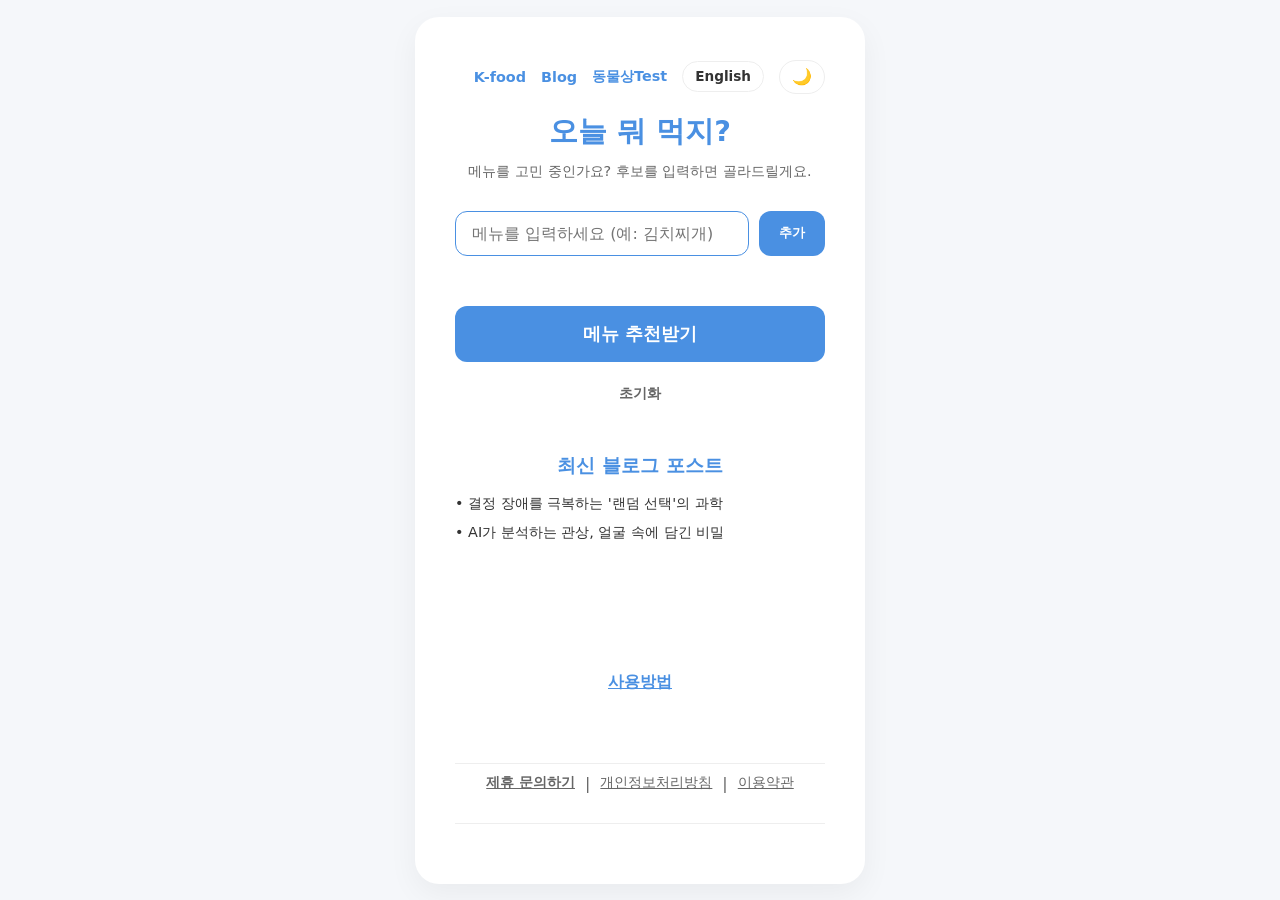
<file: index.html>
<!DOCTYPE html>
<html lang="ko">
<head>
    <meta charset="UTF-8">
    <meta name="viewport" content="width=device-width, initial-scale=1.0">
    <meta name="description" content="오늘 뭐 먹지? 점심, 저녁 메뉴가 고민될 때 후보를 입력하면 랜덤으로 추천해주는 무료 웹 서비스입니다. 매일 반복되는 메뉴 고민을 덜어보세요!">
    <meta name="keywords" content="메뉴 추천, 점심 추천, 저녁 추천, 오늘 뭐 먹지, 랜덤 메뉴, 음식 룰렛, 메뉴 블로그, 한국 음식 가이드">
    <meta property="og:title" content="오늘 뭐 먹지? | 메뉴 추천">
    <meta property="og:description" content="메뉴를 고민 중인가요? 후보를 입력하면 랜덤으로 골라드릴게요.">
    <meta property="og:type" content="website">
    <title>오늘 뭐 먹지? | 메뉴 추천 및 음식 룰렛</title>
    <link rel="stylesheet" href="style.css">
</head>
<body>
    <div class="container">
        <header>
            <div class="header-top">
                <a href="info.html" class="header-link" data-t="info_link">Info</a>
                <a href="blog.html" class="header-link" data-t="blog_link">Blog</a>
                <a href="animal-test.html" class="header-link" data-t="animal_test_link">동물상Test</a>
                <button id="lang-toggle" class="lang-btn" data-t="lang_toggle">English</button>
                <button id="theme-toggle" class="theme-btn" aria-label="다크모드 토글">🌙</button>
            </div>
            <h1 data-t="title">오늘 뭐 먹지?</h1>
            <p data-t="subtitle">메뉴를 고민 중인가요? 후보를 입력하면 골라드릴게요.</p>
        </header>

        <main>
            <div class="input-group">
                <input type="text" id="menu-input" placeholder="메뉴를 입력하세요 (예: 김치찌개)" autofocus data-t-placeholder="input_placeholder">
                <button id="add-btn" data-t="add_btn">추가</button>
            </div>

            <div class="list-container">
                <ul id="menu-list"></ul>
            </div>

            <div class="action-group">
                <button id="recommend-btn" class="primary-btn" data-t="recommend_btn">메뉴 추천받기</button>
                <button id="reset-btn" class="secondary-btn" data-t="reset_btn">초기화</button>
            </div>

            <div id="result-overlay" class="hidden">
                <div class="result-content">
                    <h2 data-t="result_title">오늘의 추천 메뉴!</h2>
                    <div id="selected-menu"></div>
                    <button id="close-result" data-t="close_result_btn">다시 고르기</button>
                </div>
            </div>

            <!-- Blog Preview Section for SEO -->
            <section class="blog-preview card-section" style="margin-top: 40px; border-bottom: none;">
                <h3 data-t="blog_preview_title" style="color: var(--primary-color); margin-bottom: 15px;">최신 블로그 포스트</h3>
                <div style="text-align: left; font-size: 0.9rem;">
                    <p style="margin-bottom: 10px;">• <a href="blog.html" style="color: var(--text-color); text-decoration: none;" data-t="post1_title">결정 장애를 극복하는 '랜덤 선택'의 과학</a></p>
                    <p style="margin-bottom: 10px;">• <a href="blog.html" style="color: var(--text-color); text-decoration: none;" data-t="post2_title">AI가 분석하는 관상, 얼굴 속에 담긴 비밀</a></p>
                </div>
            </section>
        </main>

        <!-- AdSense Content Section -->
        <section class="content-section">
            <div class="guide-link-container">
                <span id="guide-trigger" class="guide-link" data-t="how_to_use">사용방법</span>
            </div>
        </section>

        <footer>
            <div class="footer-links">
                <button id="contact-toggle" class="link-btn" data-t="contact_btn">제휴 문의하기</button>
                <span class="divider">|</span>
                <a href="privacy.html" class="link-btn" data-t="privacy_btn">개인정보처리방침</a>
                <span class="divider">|</span>
                <a href="terms.html" class="link-btn" data-t="terms_btn">이용약관</a>
            </div>
            
            <div id="comments-section">
                <div id="disqus_thread"></div>
                <script>
                    (function() { 
                    var d = document, s = d.createElement('script');
                    s.src = 'https://builddev.disqus.com/embed.js';
                    s.setAttribute('data-timestamp', +new Date());
                    (d.head || d.body).appendChild(s);
                    })();
                </script>
            </div>
        </footer>

        <!-- Guide Modal Section -->
        <div id="guide-modal" class="hidden">
            <div class="guide-content result-content">
                <h3 data-t="guide_title">매일 반복되는 '오늘 뭐 먹지?' 고민, 이제 그만!</h3>
                <p data-t="guide_p1">직장인, 학생, 주부 가릴 것 없이 매일 찾아오는 가장 어려운 숙제 중 하나가 바로 식사 메뉴 고르기입니다. 점심 메뉴 추천, 저녁 메뉴 추천 등 수많은 선택지 앞에서 망설이고 계신가요? 저희 '오늘 뭐 먹지?' 메뉴 추천 서비스가 여러분의 선택 장애를 해결해 드립니다.</p>
                
                <h3 class="mt-20" data-t="guide_subtitle1">어떻게 사용하나요?</h3>
                <ol class="guide-list">
                    <li data-t="guide_step1">입력창에 평소 좋아하는 메뉴나 후보들을 입력하고 '추가' 버튼을 누르세요.</li>
                    <li data-t="guide_step2">입력된 리스트는 아래에서 확인 가능하며, '삭제' 버튼으로 지울 수 있습니다.</li>
                    <li data-t="guide_step3">후보 등록이 끝났다면, <strong>'메뉴 추천받기'</strong> 버튼을 클릭하세요!</li>
                    <li data-t="guide_step4">공정한 무작위 알고리즘을 통해 오늘의 완벽한 메뉴를 하나 골라드립니다.</li>
                </ol>

                <h3 class="mt-20" data-t="guide_subtitle2">왜 이 서비스를 써야 할까요?</h3>
                <p data-t="guide_p2">브라우저 캐시 기능을 사용하여, 창을 닫아도 내가 입력해둔 리스트들이 그대로 보존됩니다. 또한 심플하고 직관적인 UI와 눈이 편안한 다크 모드를 지원합니다.</p>
            </div>
        </div>

        <!-- Partnership Form Section -->
        <div id="contact-section" class="hidden">
            <div class="contact-content">
                <button id="close-contact" class="close-btn">&times;</button>
                <h2 data-t="contact_title">제휴 문의</h2>
                <form action="https://formspree.io/f/xpqkkbja" method="POST">
                    <div class="form-group">
                        <label for="company" data-t="form_company">업체명</label>
                        <input type="text" name="company" id="company" required data-t-placeholder="form_company_ph">
                    </div>
                    <div class="form-group">
                        <label for="email" data-t="form_email">이메일</label>
                        <input type="email" name="email" id="email" required data-t-placeholder="form_email_ph">
                    </div>
                    <div class="form-group">
                        <label for="message" data-t="form_message">문의 내용</label>
                        <textarea name="message" id="message" required data-t-placeholder="form_message_ph"></textarea>
                    </div>
                    <button type="submit" class="primary-btn" data-t="form_submit">문의 보내기</button>
                </form>
            </div>
        </div>
    </div>
    <script src="translations.js"></script>
    <script src="main.js"></script>
</body>
</html>
</file>
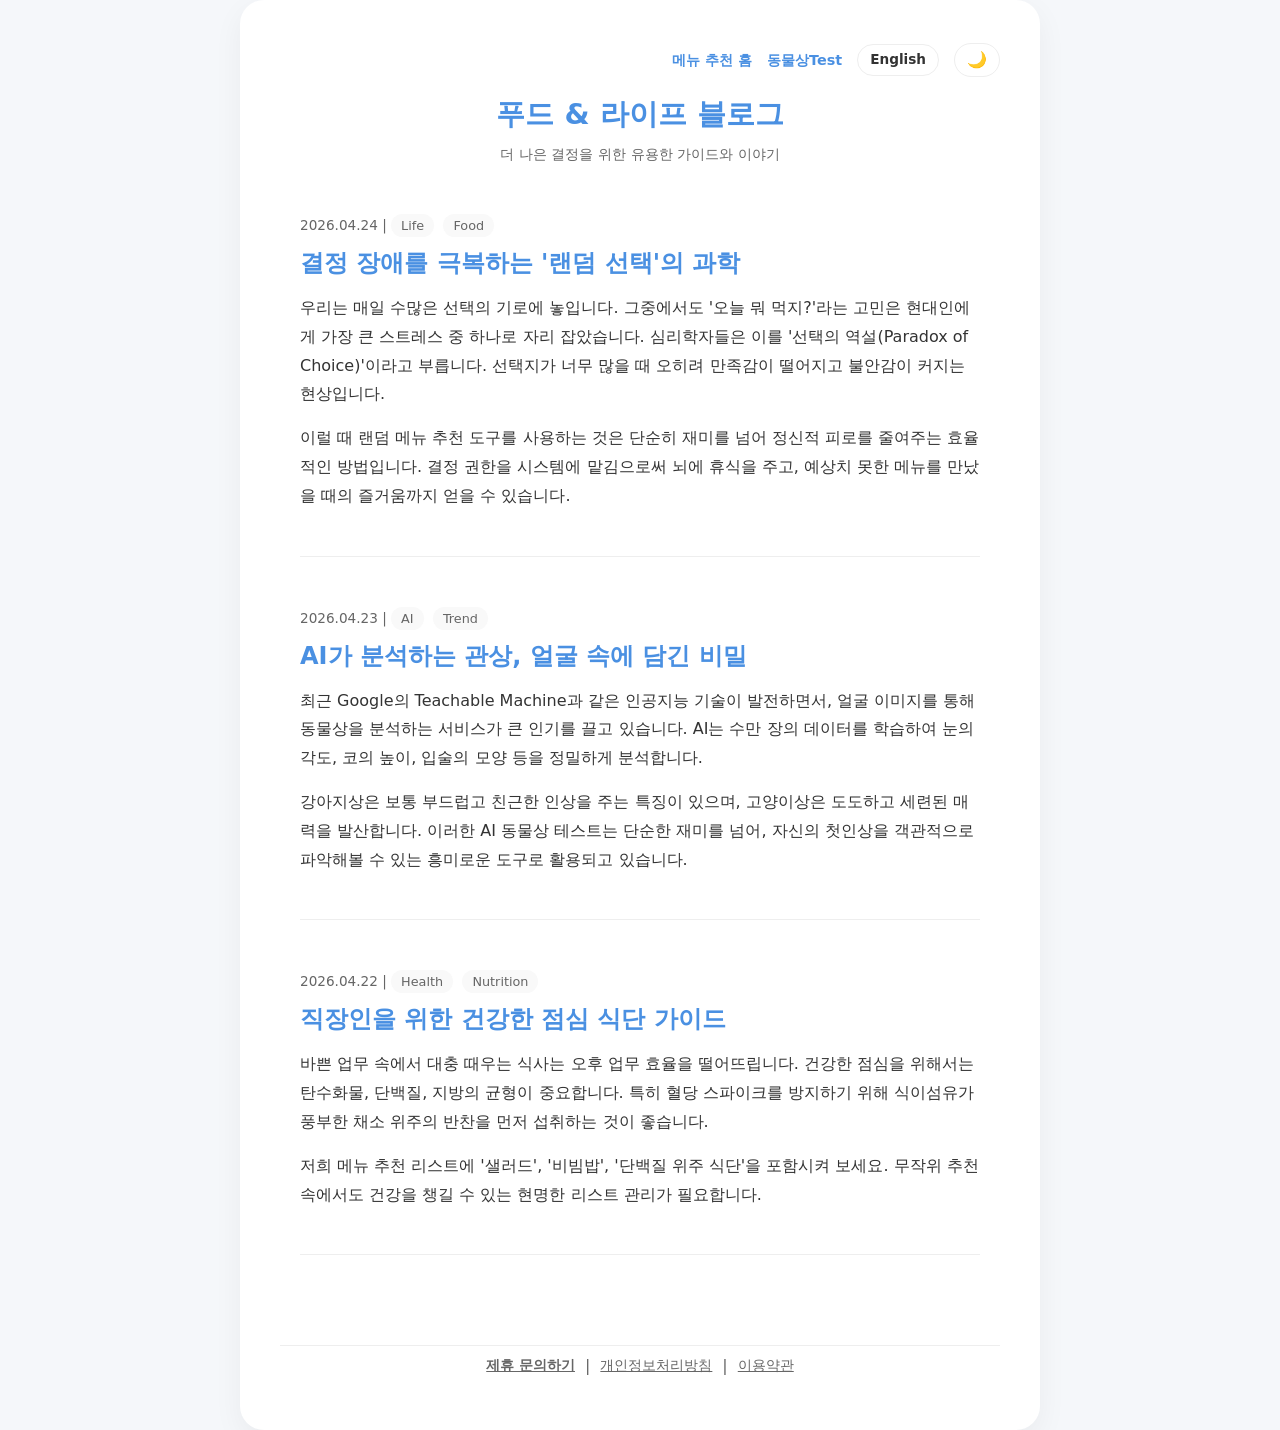
<file: blog.html>
<!DOCTYPE html>
<html lang="ko">
<head>
    <meta charset="UTF-8">
    <meta name="viewport" content="width=device-width, initial-scale=1.0">
    <meta name="description" content="점심 메뉴 고르는 팁, 음식과 심리학, AI 기술의 진화 등 유용한 정보를 담은 블로그입니다.">
    <title data-t="blog_page_title">블로그 | 오늘 뭐 먹지?</title>
    <link rel="stylesheet" href="style.css">
    <style>
        .blog-container { text-align: left; padding: 20px; }
        .blog-post { margin-bottom: 50px; padding-bottom: 30px; border-bottom: 1px solid var(--input-border); }
        .blog-post h2 { color: var(--primary-color); margin-bottom: 15px; font-size: 1.5rem; }
        .blog-post p { line-height: 1.8; color: var(--text-color); margin-bottom: 15px; font-size: 1rem; }
        .blog-post strong { color: var(--accent-color); }
        .post-meta { font-size: 0.85rem; color: var(--secondary-btn-color); margin-bottom: 10px; }
        .tag { display: inline-block; background: var(--list-item-bg); padding: 4px 10px; border-radius: 12px; margin-right: 5px; font-size: 0.8rem; }
    </style>
</head>
<body>
    <div class="container" style="max-width: 800px;">
        <header>
            <div class="header-top">
                <a href="index.html" class="header-link" data-t="home_link">홈으로</a>
                <a href="animal-test.html" class="header-link" data-t="animal_test_link">동물상Test</a>
                <button id="lang-toggle" class="lang-btn" data-t="lang_toggle">English</button>
                <button id="theme-toggle" class="theme-btn">🌙</button>
            </div>
            <h1 data-t="blog_title">푸드 & 라이프 블로그</h1>
            <p data-t="blog_subtitle">더 나은 결정을 위한 유용한 가이드와 이야기</p>
        </header>

        <main class="blog-container">
            <!-- Article 1 -->
            <article class="blog-post">
                <div class="post-meta">2026.04.24 | <span class="tag">Life</span> <span class="tag">Food</span></div>
                <h2 data-t="post1_title">결정 장애를 극복하는 '랜덤 선택'의 과학</h2>
                <p data-t="post1_p1">우리는 매일 수많은 선택의 기로에 놓입니다. 그중에서도 '오늘 뭐 먹지?'라는 고민은 현대인에게 가장 큰 스트레스 중 하나로 자리 잡았습니다. 심리학자들은 이를 '선택의 역설(Paradox of Choice)'이라고 부릅니다. 선택지가 너무 많을 때 오히려 만족감이 떨어지고 불안감이 커지는 현상입니다.</p>
                <p data-t="post1_p2">이럴 때 <strong>랜덤 메뉴 추천 도구</strong>를 사용하는 것은 단순히 재미를 넘어 정신적 피로를 줄여주는 효율적인 방법입니다. 결정 권한을 시스템에 맡김으로써 뇌에 휴식을 주고, 예상치 못한 메뉴를 만났을 때의 즐거움까지 얻을 수 있습니다.</p>
            </article>

            <!-- Article 2 -->
            <article class="blog-post">
                <div class="post-meta">2026.04.23 | <span class="tag">AI</span> <span class="tag">Trend</span></div>
                <h2 data-t="post2_title">AI가 분석하는 관상, 얼굴 속에 담긴 비밀</h2>
                <p data-t="post2_p1">최근 Google의 Teachable Machine과 같은 인공지능 기술이 발전하면서, 얼굴 이미지를 통해 동물상을 분석하는 서비스가 큰 인기를 끌고 있습니다. AI는 수만 장의 데이터를 학습하여 눈의 각도, 코의 높이, 입술의 모양 등을 정밀하게 분석합니다.</p>
                <p data-t="post2_p2">강아지상은 보통 부드럽고 친근한 인상을 주는 특징이 있으며, 고양이상은 도도하고 세련된 매력을 발산합니다. 이러한 <strong>AI 동물상 테스트</strong>는 단순한 재미를 넘어, 자신의 첫인상을 객관적으로 파악해볼 수 있는 흥미로운 도구로 활용되고 있습니다.</p>
            </article>

            <!-- Article 3 -->
            <article class="blog-post">
                <div class="post-meta">2026.04.22 | <span class="tag">Health</span> <span class="tag">Nutrition</span></div>
                <h2 data-t="post3_title">직장인을 위한 건강한 점심 식단 가이드</h2>
                <p data-t="post3_p1">바쁜 업무 속에서 대충 때우는 식사는 오후 업무 효율을 떨어뜨립니다. 건강한 점심을 위해서는 탄수화물, 단백질, 지방의 균형이 중요합니다. 특히 혈당 스파이크를 방지하기 위해 식이섬유가 풍부한 채소 위주의 반찬을 먼저 섭취하는 것이 좋습니다.</p>
                <p data-t="post3_p2">저희 메뉴 추천 리스트에 <strong>'샐러드', '비빔밥', '단백질 위주 식단'</strong>을 포함시켜 보세요. 무작위 추천 속에서도 건강을 챙길 수 있는 현명한 리스트 관리가 필요합니다.</p>
            </article>
        </main>

        <footer>
            <div class="footer-links">
                <button id="contact-toggle" class="link-btn" data-t="contact_btn">제휴 문의하기</button>
                <span class="divider">|</span>
                <a href="privacy.html" class="link-btn" data-t="privacy_btn">개인정보처리방침</a>
                <span class="divider">|</span>
                <a href="terms.html" class="link-btn" data-t="terms_btn">이용약관</a>
            </div>
        </footer>

        <!-- Partnership Form (Same as index.html for consistency) -->
        <div id="contact-section" class="hidden">
            <div class="contact-content">
                <button id="close-contact" class="close-btn">&times;</button>
                <h2 data-t="contact_title">제휴 문의</h2>
                <form action="https://formspree.io/f/xpqkkbja" method="POST">
                    <div class="form-group">
                        <label for="company" data-t="form_company">업체명</label>
                        <input type="text" name="company" id="company" required>
                    </div>
                    <div class="form-group">
                        <label for="email" data-t="form_email">이메일</label>
                        <input type="email" name="email" id="email" required>
                    </div>
                    <div class="form-group">
                        <label for="message" data-t="form_message">문의 내용</label>
                        <textarea name="message" id="message" required></textarea>
                    </div>
                    <button type="submit" class="primary-btn" data-t="form_submit">문의 보내기</button>
                </form>
            </div>
        </div>
    </div>
    <script src="translations.js"></script>
    <script>
        document.addEventListener('DOMContentLoaded', () => {
            const themeToggle = document.getElementById('theme-toggle');
            const langToggle = document.getElementById('lang-toggle');
            const contactToggle = document.getElementById('contact-toggle');
            const contactSection = document.getElementById('contact-section');
            const closeContactBtn = document.getElementById('close-contact');

            let currentLang = localStorage.getItem('lang') || 'ko';
            applyTranslations(currentLang);

            langToggle.addEventListener('click', () => {
                currentLang = currentLang === 'ko' ? 'en' : 'ko';
                localStorage.setItem('lang', currentLang);
                applyTranslations(currentLang);
            });

            const currentTheme = localStorage.getItem('theme') || 'light';
            document.documentElement.setAttribute('data-theme', currentTheme);
            themeToggle.textContent = currentTheme === 'light' ? '🌙' : '☀️';

            themeToggle.addEventListener('click', () => {
                const theme = document.documentElement.getAttribute('data-theme');
                const newTheme = theme === 'light' ? 'dark' : 'light';
                document.documentElement.setAttribute('data-theme', newTheme);
                localStorage.setItem('theme', newTheme);
                themeToggle.textContent = newTheme === 'light' ? '🌙' : '☀️';
            });

            contactToggle.addEventListener('click', () => contactSection.classList.remove('hidden'));
            closeContactBtn.addEventListener('click', () => contactSection.classList.add('hidden'));
            contactSection.addEventListener('click', (e) => {
                if (e.target === contactSection) contactSection.classList.add('hidden');
            });
        });
    </script>
</body>
</html>
</file>
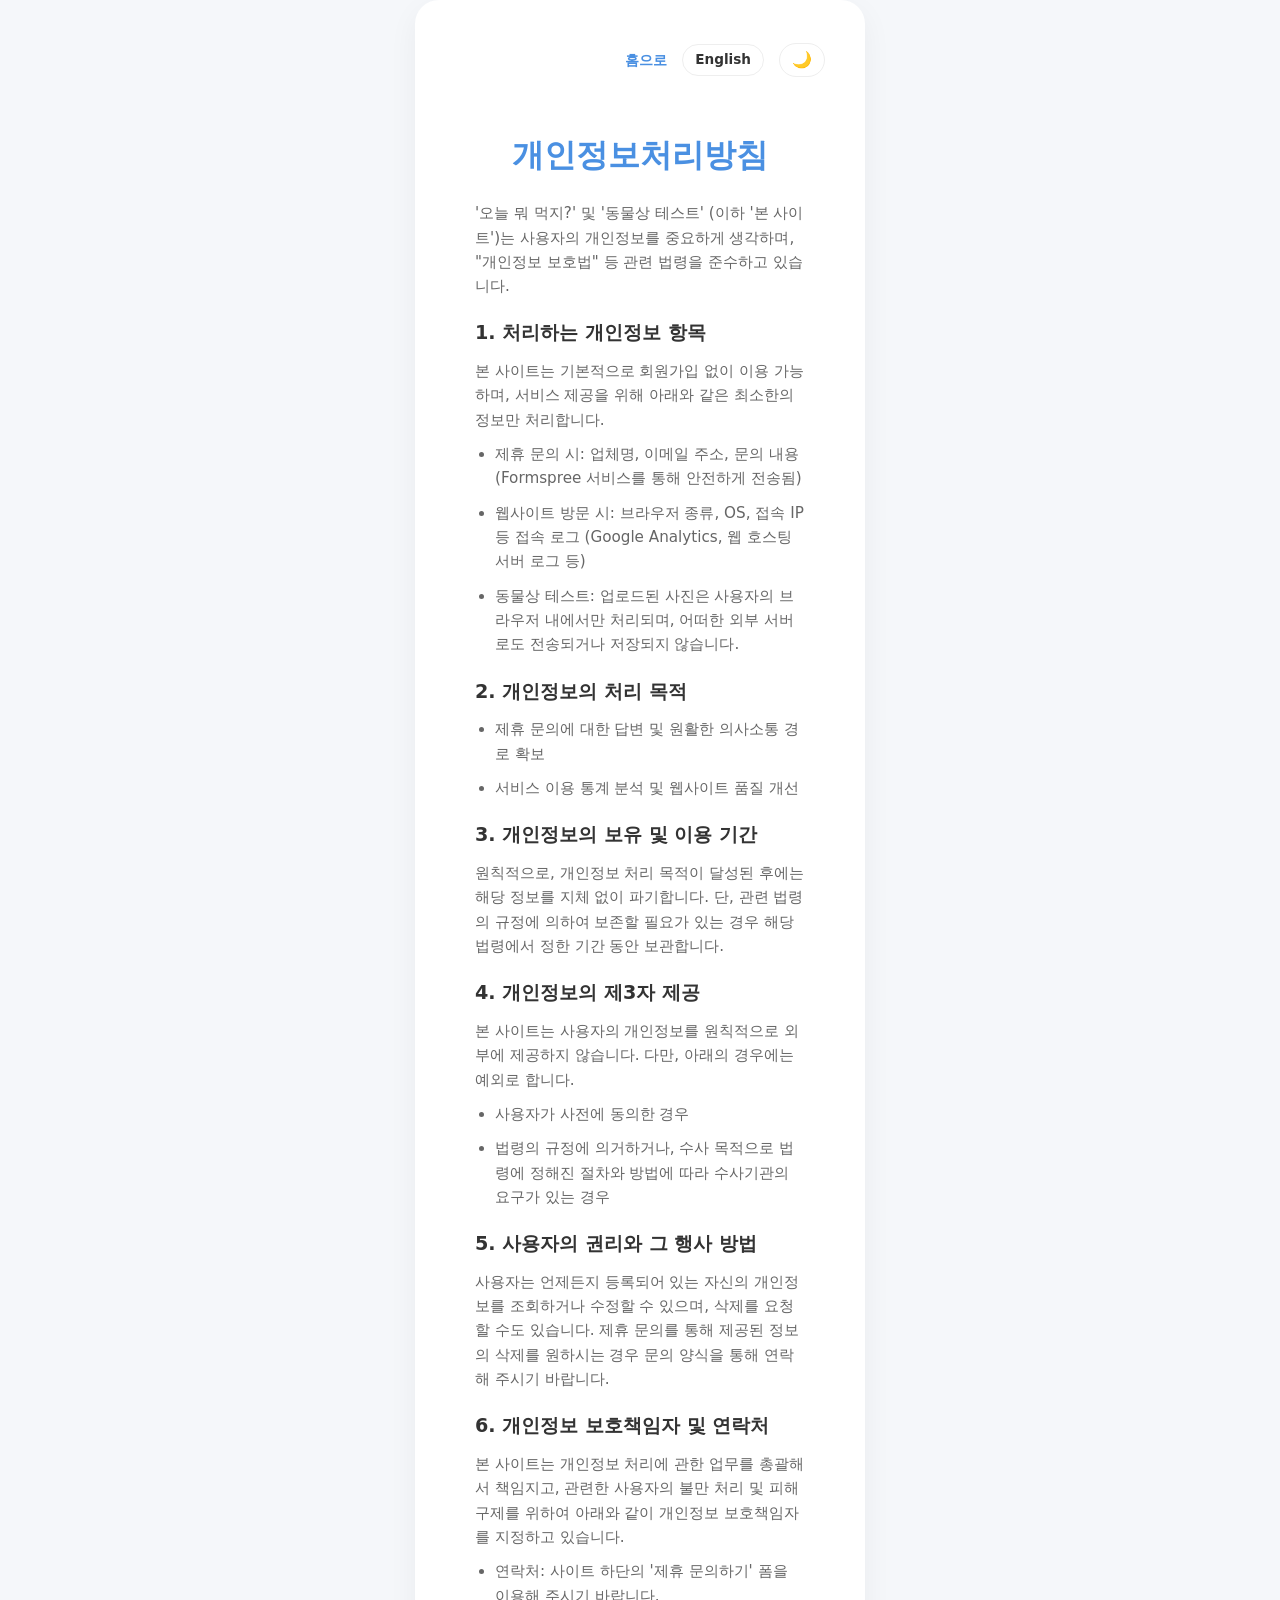
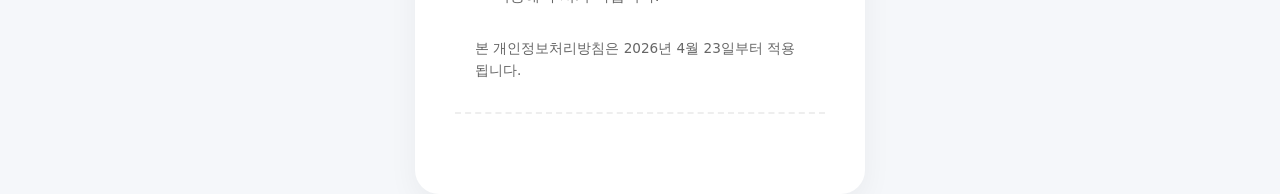
<file: privacy.html>
<!DOCTYPE html>
<html lang="ko">
<head>
    <meta charset="UTF-8">
    <meta name="viewport" content="width=device-width, initial-scale=1.0">
    <title data-t="privacy_btn">개인정보처리방침 | 오늘 뭐 먹지?</title>
    <link rel="stylesheet" href="style.css">
    <style>
        .policy-container { text-align: left; padding: 20px; line-height: 1.6; }
        .policy-container h1 { color: var(--primary-color); margin-bottom: 20px; text-align: center;}
        .policy-container h2 { font-size: 1.2rem; margin-top: 20px; margin-bottom: 10px; color: var(--text-color);}
        .policy-container p, .policy-container li { font-size: 0.95rem; color: var(--secondary-btn-color); margin-bottom: 10px;}
        .policy-container ul { margin-left: 20px; margin-bottom: 15px;}
    </style>
</head>
<body>
    <div class="container">
        <header>
            <div class="header-top">
                <a href="index.html" class="header-link" data-t="back_to_home">홈으로</a>
                <button id="lang-toggle" class="lang-btn" data-t="lang_toggle">English</button>
                <button id="theme-toggle" class="theme-btn" aria-label="다크모드 토글">🌙</button>
            </div>
        </header>
        <main>
            <div class="policy-container card-section">
                <h1 data-t="policy_title">개인정보처리방침</h1>
                <p data-t="policy_p1">'오늘 뭐 먹지?' 및 '동물상 테스트' (이하 '본 사이트')는 사용자의 개인정보를 중요하게 생각하며, "개인정보 보호법" 등 관련 법령을 준수하고 있습니다.</p>
                
                <h2 data-t="policy_h2_1">1. 처리하는 개인정보 항목</h2>
                <p data-t="policy_p2">본 사이트는 기본적으로 회원가입 없이 이용 가능하며, 서비스 제공을 위해 아래와 같은 최소한의 정보만 처리합니다.</p>
                <ul>
                    <li data-t="policy_li1">제휴 문의 시: 업체명, 이메일 주소, 문의 내용 (Formspree 서비스를 통해 안전하게 전송됨)</li>
                    <li data-t="policy_li2">웹사이트 방문 시: 브라우저 종류, OS, 접속 IP 등 접속 로그 (Google Analytics, 웹 호스팅 서버 로그 등)</li>
                    <li data-t="policy_li3"><strong>동물상 테스트:</strong> 업로드된 사진은 사용자의 브라우저 내에서만 처리되며, 어떠한 외부 서버로도 전송되거나 저장되지 않습니다.</li>
                </ul>

                <h2 data-t="policy_h2_2">2. 개인정보의 처리 목적</h2>
                <ul>
                    <li data-t="policy_li4">제휴 문의에 대한 답변 및 원활한 의사소통 경로 확보</li>
                    <li data-t="policy_li5">서비스 이용 통계 분석 및 웹사이트 품질 개선</li>
                </ul>

                <h2 data-t="policy_h2_3">3. 개인정보의 보유 및 이용 기간</h2>
                <p data-t="policy_p3">원칙적으로, 개인정보 처리 목적이 달성된 후에는 해당 정보를 지체 없이 파기합니다. 단, 관련 법령의 규정에 의하여 보존할 필요가 있는 경우 해당 법령에서 정한 기간 동안 보관합니다.</p>

                <h2 data-t="policy_h2_4">4. 개인정보의 제3자 제공</h2>
                <p data-t="policy_p4">본 사이트는 사용자의 개인정보를 원칙적으로 외부에 제공하지 않습니다. 다만, 아래의 경우에는 예외로 합니다.</p>
                <ul>
                    <li data-t="policy_li6">사용자가 사전에 동의한 경우</li>
                    <li data-t="policy_li7">법령의 규정에 의거하거나, 수사 목적으로 법령에 정해진 절차와 방법에 따라 수사기관의 요구가 있는 경우</li>
                </ul>

                <h2 data-t="policy_h2_5">5. 사용자의 권리와 그 행사 방법</h2>
                <p data-t="policy_p5">사용자는 언제든지 등록되어 있는 자신의 개인정보를 조회하거나 수정할 수 있으며, 삭제를 요청할 수도 있습니다. 제휴 문의를 통해 제공된 정보의 삭제를 원하시는 경우 문의 양식을 통해 연락해 주시기 바랍니다.</p>

                <h2 data-t="policy_h2_6">6. 개인정보 보호책임자 및 연락처</h2>
                <p data-t="policy_p6">본 사이트는 개인정보 처리에 관한 업무를 총괄해서 책임지고, 관련한 사용자의 불만 처리 및 피해 구제를 위하여 아래와 같이 개인정보 보호책임자를 지정하고 있습니다.</p>
                <ul>
                    <li data-t="policy_li8">연락처: 사이트 하단의 '제휴 문의하기' 폼을 이용해 주시기 바랍니다.</li>
                </ul>

                <p style="margin-top: 30px; font-size: 0.85rem;" data-t="policy_footer">본 개인정보처리방침은 2026년 4월 23일부터 적용됩니다.</p>
            </div>
        </main>
    </div>
    <script src="translations.js"></script>
    <script>
        document.addEventListener('DOMContentLoaded', () => {
            const themeToggle = document.getElementById('theme-toggle');
            const langToggle = document.getElementById('lang-toggle');
            
            // Language logic
            let currentLang = localStorage.getItem('lang') || 'ko';
            applyTranslations(currentLang);

            langToggle.addEventListener('click', () => {
                currentLang = currentLang === 'ko' ? 'en' : 'ko';
                localStorage.setItem('lang', currentLang);
                applyTranslations(currentLang);
            });

            // Theme logic
            const currentTheme = localStorage.getItem('theme') || 'light';
            document.documentElement.setAttribute('data-theme', currentTheme);
            themeToggle.textContent = currentTheme === 'light' ? '🌙' : '☀️';

            themeToggle.addEventListener('click', () => {
                const theme = document.documentElement.getAttribute('data-theme');
                const newTheme = theme === 'light' ? 'dark' : 'light';
                document.documentElement.setAttribute('data-theme', newTheme);
                localStorage.setItem('theme', newTheme);
                themeToggle.textContent = newTheme === 'light' ? '🌙' : '☀️';
            });
        });
    </script>
</body>
</html>
</file>
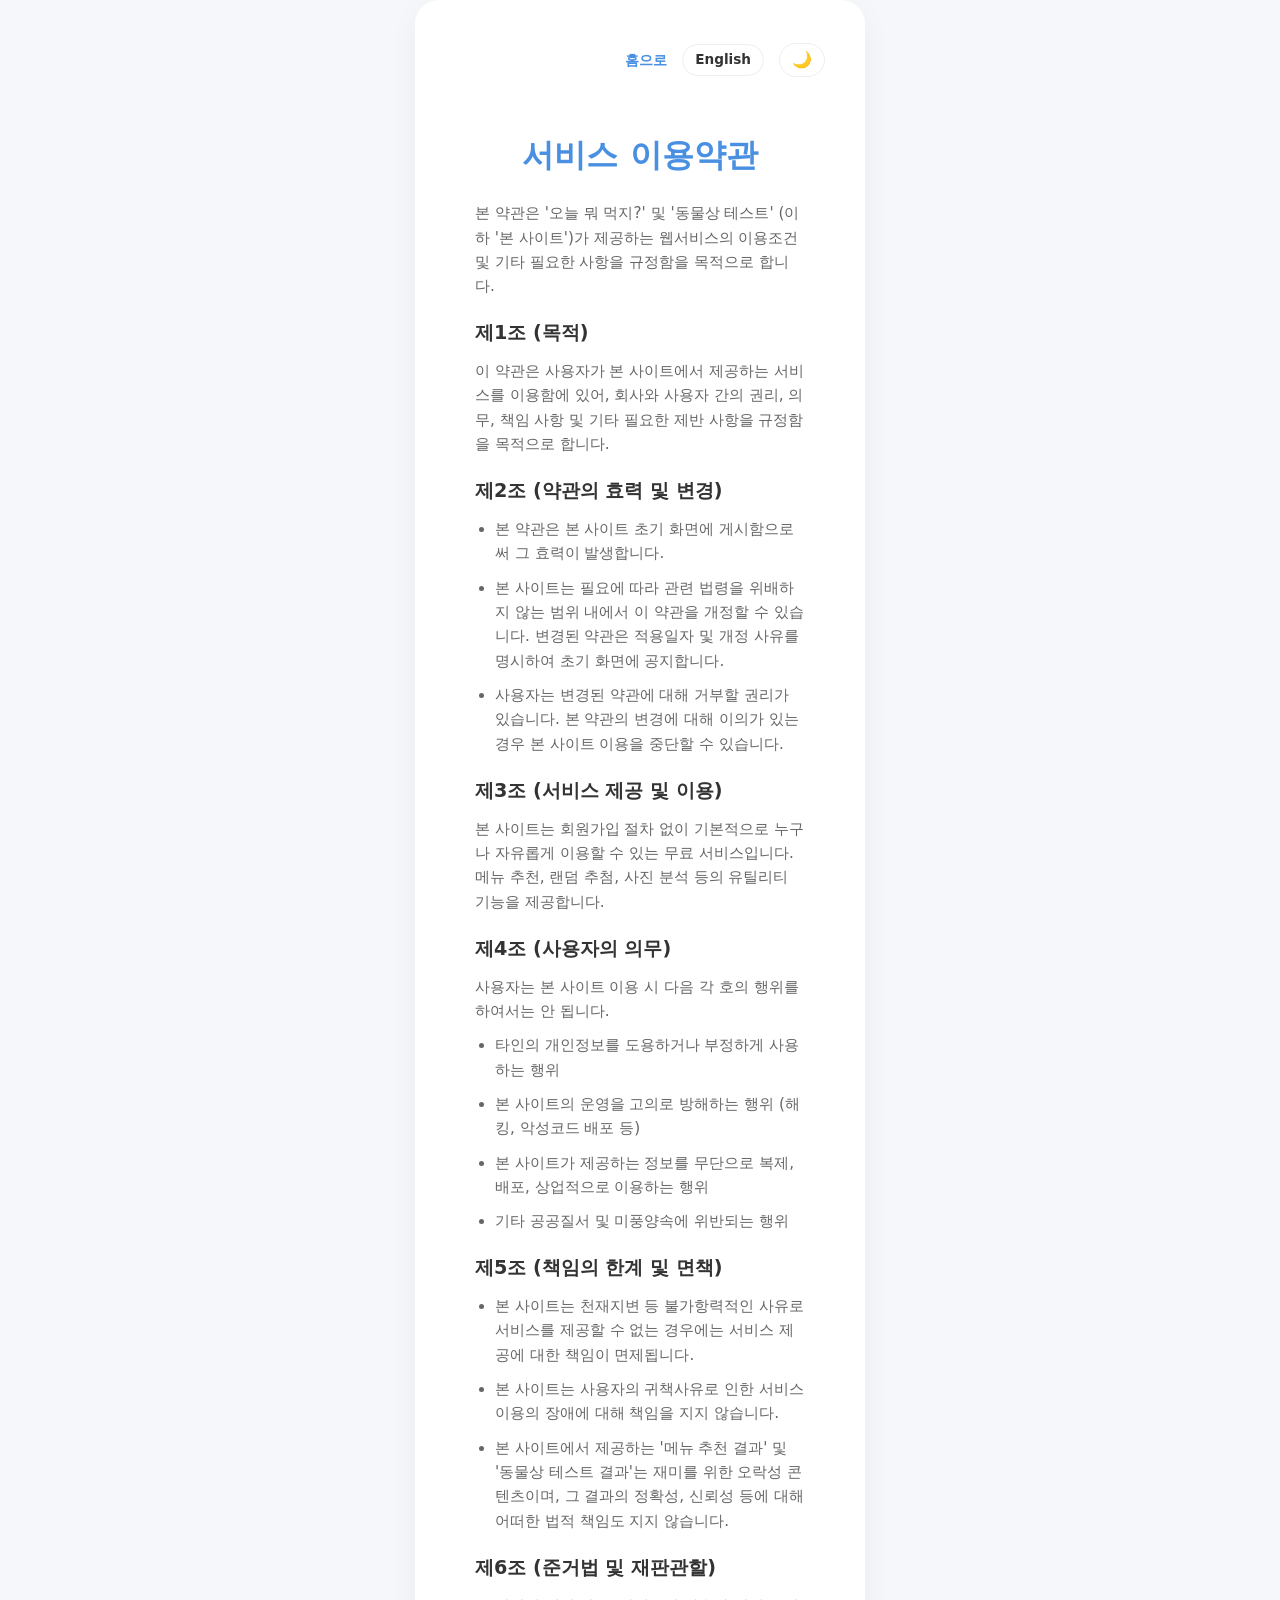
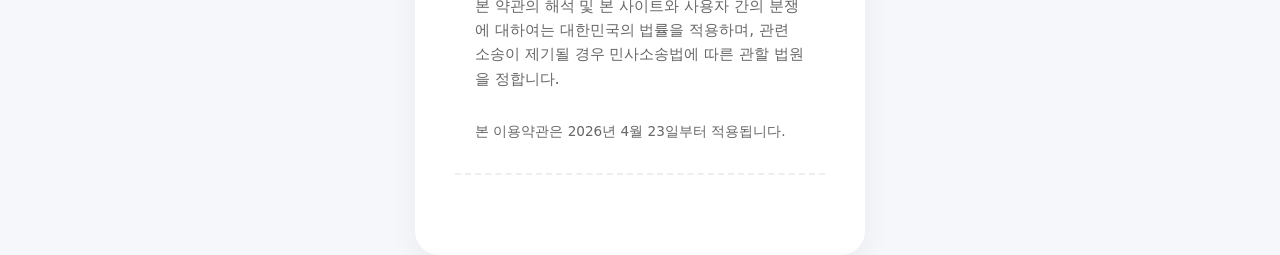
<file: terms.html>
<!DOCTYPE html>
<html lang="ko">
<head>
    <meta charset="UTF-8">
    <meta name="viewport" content="width=device-width, initial-scale=1.0">
    <title data-t="terms_btn">이용약관 | 오늘 뭐 먹지?</title>
    <link rel="stylesheet" href="style.css">
    <style>
        .policy-container { text-align: left; padding: 20px; line-height: 1.6; }
        .policy-container h1 { color: var(--primary-color); margin-bottom: 20px; text-align: center;}
        .policy-container h2 { font-size: 1.2rem; margin-top: 20px; margin-bottom: 10px; color: var(--text-color);}
        .policy-container p, .policy-container li { font-size: 0.95rem; color: var(--secondary-btn-color); margin-bottom: 10px;}
        .policy-container ul { margin-left: 20px; margin-bottom: 15px;}
    </style>
</head>
<body>
    <div class="container">
        <header>
            <div class="header-top">
                <a href="index.html" class="header-link" data-t="back_to_home">홈으로</a>
                <button id="lang-toggle" class="lang-btn" data-t="lang_toggle">English</button>
                <button id="theme-toggle" class="theme-btn" aria-label="다크모드 토글">🌙</button>
            </div>
        </header>
        <main>
            <div class="policy-container card-section">
                <h1 data-t="terms_title">서비스 이용약관</h1>
                <p data-t="terms_p1">본 약관은 '오늘 뭐 먹지?' 및 '동물상 테스트' (이하 '본 사이트')가 제공하는 웹서비스의 이용조건 및 기타 필요한 사항을 규정함을 목적으로 합니다.</p>
                
                <h2 data-t="terms_h2_1">제1조 (목적)</h2>
                <p data-t="terms_p2">이 약관은 사용자가 본 사이트에서 제공하는 서비스를 이용함에 있어, 회사와 사용자 간의 권리, 의무, 책임 사항 및 기타 필요한 제반 사항을 규정함을 목적으로 합니다.</p>

                <h2 data-t="terms_h2_2">제2조 (약관의 효력 및 변경)</h2>
                <ul>
                    <li data-t="terms_li1">본 약관은 본 사이트 초기 화면에 게시함으로써 그 효력이 발생합니다.</li>
                    <li data-t="terms_li2">본 사이트는 필요에 따라 관련 법령을 위배하지 않는 범위 내에서 이 약관을 개정할 수 있습니다. 변경된 약관은 적용일자 및 개정 사유를 명시하여 초기 화면에 공지합니다.</li>
                    <li data-t="terms_li3">사용자는 변경된 약관에 대해 거부할 권리가 있습니다. 본 약관의 변경에 대해 이의가 있는 경우 본 사이트 이용을 중단할 수 있습니다.</li>
                </ul>

                <h2 data-t="terms_h2_3">제3조 (서비스 제공 및 이용)</h2>
                <p data-t="terms_p3">본 사이트는 회원가입 절차 없이 기본적으로 누구나 자유롭게 이용할 수 있는 무료 서비스입니다. 메뉴 추천, 랜덤 추첨, 사진 분석 등의 유틸리티 기능을 제공합니다.</p>

                <h2 data-t="terms_h2_4">제4조 (사용자의 의무)</h2>
                <p data-t="terms_p4">사용자는 본 사이트 이용 시 다음 각 호의 행위를 하여서는 안 됩니다.</p>
                <ul>
                    <li data-t="terms_li4">타인의 개인정보를 도용하거나 부정하게 사용하는 행위</li>
                    <li data-t="terms_li5">본 사이트의 운영을 고의로 방해하는 행위 (해킹, 악성코드 배포 등)</li>
                    <li data-t="terms_li6">본 사이트가 제공하는 정보를 무단으로 복제, 배포, 상업적으로 이용하는 행위</li>
                    <li data-t="terms_li7">기타 공공질서 및 미풍양속에 위반되는 행위</li>
                </ul>

                <h2 data-t="terms_h2_5">제5조 (책임의 한계 및 면책)</h2>
                <ul>
                    <li data-t="terms_li8">본 사이트는 천재지변 등 불가항력적인 사유로 서비스를 제공할 수 없는 경우에는 서비스 제공에 대한 책임이 면제됩니다.</li>
                    <li data-t="terms_li9">본 사이트는 사용자의 귀책사유로 인한 서비스 이용의 장애에 대해 책임을 지지 않습니다.</li>
                    <li data-t="terms_li10">본 사이트에서 제공하는 '메뉴 추천 결과' 및 '동물상 테스트 결과'는 재미를 위한 오락성 콘텐츠이며, 그 결과의 정확성, 신뢰성 등에 대해 어떠한 법적 책임도 지지 않습니다.</li>
                </ul>

                <h2 data-t="terms_h2_6">제6조 (준거법 및 재판관할)</h2>
                <p data-t="terms_p5">본 약관의 해석 및 본 사이트와 사용자 간의 분쟁에 대하여는 대한민국의 법률을 적용하며, 관련 소송이 제기될 경우 민사소송법에 따른 관할 법원을 정합니다.</p>

                <p style="margin-top: 30px; font-size: 0.85rem;" data-t="terms_footer">본 이용약관은 2026년 4월 23일부터 적용됩니다.</p>
            </div>
        </main>
    </div>
    <script src="translations.js"></script>
    <script>
        document.addEventListener('DOMContentLoaded', () => {
            const themeToggle = document.getElementById('theme-toggle');
            const langToggle = document.getElementById('lang-toggle');
            
            // Language logic
            let currentLang = localStorage.getItem('lang') || 'ko';
            applyTranslations(currentLang);

            langToggle.addEventListener('click', () => {
                currentLang = currentLang === 'ko' ? 'en' : 'ko';
                localStorage.setItem('lang', currentLang);
                applyTranslations(currentLang);
            });

            // Theme logic
            const currentTheme = localStorage.getItem('theme') || 'light';
            document.documentElement.setAttribute('data-theme', currentTheme);
            themeToggle.textContent = currentTheme === 'light' ? '🌙' : '☀️';

            themeToggle.addEventListener('click', () => {
                const theme = document.documentElement.getAttribute('data-theme');
                const newTheme = theme === 'light' ? 'dark' : 'light';
                document.documentElement.setAttribute('data-theme', newTheme);
                localStorage.setItem('theme', newTheme);
                themeToggle.textContent = newTheme === 'light' ? '🌙' : '☀️';
            });
        });
    </script>
</body>
</html>
</file>
<file: style.css>
:root {
    /* Light Mode Colors */
    --primary-color: #4a90e2;
    --secondary-color: #f5f7fa;
    --accent-color: #ff6b6b;
    --text-color: #333;
    --bg-color: #ffffff;
    --card-bg: #ffffff;
    --input-border: #eeeeee;
    --list-item-bg: #f9f9f9;
    --card-shadow: 0 10px 30px rgba(0, 0, 0, 0.05);
    --overlay-bg: rgba(0, 0, 0, 0.4);
    --glass-bg: rgba(255, 255, 255, 0.8);
    --glass-border: rgba(255, 255, 255, 0.5);
    --secondary-btn-color: #666;
}

[data-theme="dark"] {
    /* Dark Mode Colors */
    --primary-color: #64b5f6;
    --secondary-color: #121212;
    --accent-color: #ff8a80;
    --text-color: #f0f0f0;
    --bg-color: #121212;
    --card-bg: #1e1e1e;
    --input-border: #333333;
    --list-item-bg: #2d2d2d;
    --card-shadow: 0 10px 30px rgba(0, 0, 0, 0.5);
    --overlay-bg: rgba(0, 0, 0, 0.7);
    --glass-bg: rgba(30, 30, 30, 0.8);
    --glass-border: rgba(255, 255, 255, 0.1);
    --secondary-btn-color: #aaa;
}

* {
    box-sizing: border-box;
    margin: 0;
    padding: 0;
    font-family: 'Pretendard', -apple-system, BlinkMacSystemFont, system-ui, Roboto, sans-serif;
    transition: background-color 0.3s, color 0.3s, border-color 0.3s, box-shadow 0.3s;
}

html {
    scroll-behavior: smooth;
}

body {
    background-color: var(--secondary-color);
    color: var(--text-color);
    display: flex;
    justify-content: center;
    align-items: center;
    min-height: 100vh;
}

.container {
    background: var(--card-bg);
    width: 90%;
    max-width: 450px;
    padding: 40px;
    border-radius: 24px;
    box-shadow: var(--card-shadow);
    text-align: center;
    position: relative;
}

header {
    margin-bottom: 30px;
}

.header-top {
    display: flex;
    justify-content: flex-end;
    align-items: center;
    gap: 15px;
    margin-bottom: 15px;
    position: relative;
    height: 40px;
}

.header-link {
    font-size: 0.9rem;
    font-weight: 600;
    color: var(--primary-color);
    text-decoration: none;
    transition: color 0.2s;
}

.header-link:hover {
    color: var(--accent-color);
    text-decoration: underline;
}

.theme-btn, .lang-btn {
    background: none;
    font-size: 1rem;
    padding: 8px 12px;
    border-radius: 20px;
    line-height: 1;
    border: 1px solid var(--input-border);
    color: var(--text-color);
    font-weight: 600;
    transition: all 0.2s;
}

.theme-btn:hover, .lang-btn:hover {
    background-color: var(--list-item-bg);
    border-color: var(--primary-color);
}

.lang-btn {
    font-size: 0.85rem;
}

header h1 {
    font-size: 1.8rem;
    font-weight: 700;
    margin-bottom: 10px;
    color: var(--primary-color);
}

header p {
    font-size: 0.9rem;
    color: var(--secondary-btn-color);
}

/* Animal Face Test Section */
.card-section {
    margin-bottom: 40px;
    padding-bottom: 30px;
    border-bottom: 2px dashed var(--input-border);
}

.card-section h2 {
    font-size: 1.4rem;
    margin-bottom: 10px;
    color: var(--primary-color);
}

.test-ui {
    display: flex;
    flex-direction: column;
    align-items: center;
    gap: 15px;
}

.file-input {
    display: none;
}

.test-ui label.primary-btn {
    display: inline-block;
    padding: 12px 24px;
    cursor: pointer;
    text-align: center;
}

#image-preview-container {
    margin: 20px 0;
    border-radius: 15px;
    overflow: hidden;
    box-shadow: var(--card-shadow);
    max-width: 250px;
}

#image-preview {
    display: block;
    width: 100%;
    height: auto;
}

#label-container {
    width: 100%;
    display: flex;
    flex-direction: column;
    gap: 10px;
}

#label-container div {
    padding: 10px;
    background: var(--list-item-bg);
    border-radius: 10px;
    font-weight: 600;
}

.input-group {
    display: flex;
    gap: 10px;
    margin-bottom: 20px;
}

input {
    flex: 1;
    padding: 12px 16px;
    background-color: var(--card-bg);
    color: var(--text-color);
    border: 1px solid var(--input-border);
    border-radius: 12px;
    outline: none;
    font-size: 1rem;
}

input:focus {
    border-color: var(--primary-color);
}

button {
    cursor: pointer;
    border: none;
    border-radius: 12px;
    font-weight: 600;
}

#add-btn {
    padding: 12px 20px;
    background-color: var(--primary-color);
    color: white;
}

#add-btn:hover {
    opacity: 0.9;
}

.list-container {
    max-height: 200px;
    overflow-y: auto;
    margin-bottom: 30px;
    text-align: left;
}

#menu-list {
    list-style: none;
}

#menu-list li {
    padding: 10px 14px;
    background: var(--list-item-bg);
    border-radius: 8px;
    margin-bottom: 8px;
    display: flex;
    justify-content: space-between;
    align-items: center;
    font-size: 0.95rem;
}

.delete-btn {
    background: none;
    color: var(--secondary-btn-color);
    font-size: 0.8rem;
    padding: 4px 8px;
}

.delete-btn:hover {
    color: var(--accent-color);
}

.action-group {
    display: flex;
    flex-direction: column;
    gap: 12px;
}

.primary-btn {
    padding: 16px;
    background-color: var(--primary-color);
    color: white;
    font-size: 1.1rem;
}

.primary-btn:hover {
    transform: translateY(-2px);
}

.secondary-btn {
    padding: 10px;
    background: none;
    color: var(--secondary-btn-color);
    font-size: 0.9rem;
}

/* Result Overlay */
#result-overlay {
    position: fixed;
    top: 0;
    left: 0;
    width: 100%;
    height: 100%;
    background: var(--overlay-bg);
    backdrop-filter: blur(8px);
    -webkit-backdrop-filter: blur(8px);
    display: flex;
    justify-content: center;
    align-items: center;
    z-index: 100;
}

.hidden {
    display: none !important;
}

.result-content {
    background: var(--glass-bg);
    border: 1px solid var(--glass-border);
    padding: 40px;
    border-radius: 30px;
    box-shadow: var(--card-shadow);
    width: 90%;
    max-width: 400px;
}

.result-content h2 {
    font-size: 1.2rem;
    color: var(--secondary-btn-color);
    margin-bottom: 20px;
}

#selected-menu {
    font-size: 3rem;
    font-weight: 800;
    color: var(--primary-color);
    margin-bottom: 40px;
}

#close-result {
    padding: 12px 30px;
    background: var(--primary-color);
    color: white;
}

/* Content Section for SEO */
.content-section {
    margin-top: 30px;
    padding: 20px;
    background: none;
    border-radius: 15px;
    text-align: center;
}

.guide-link-container {
    display: flex;
    justify-content: center;
    margin: 20px 0;
}

.guide-link {
    font-size: 1rem;
    font-weight: 600;
    color: var(--primary-color);
    text-decoration: underline;
    cursor: pointer;
    padding: 10px 20px;
    border-radius: 12px;
    transition: all 0.3s;
}

.guide-link:hover {
    color: var(--accent-color);
    background-color: var(--list-item-bg);
}

/* Guide Modal */
#guide-modal {
    position: fixed;
    top: 0;
    left: 0;
    width: 100%;
    height: 100%;
    background: var(--overlay-bg);
    backdrop-filter: blur(8px);
    -webkit-backdrop-filter: blur(8px);
    display: flex;
    justify-content: center;
    align-items: center;
    z-index: 150;
    pointer-events: none; /* Overlay itself doesn't block mouse */
    opacity: 0;
    transition: opacity 0.3s ease;
}

#guide-modal:not(.hidden) {
    opacity: 1;
}

#guide-modal.hidden {
    display: none !important;
}

.guide-content {
    text-align: left;
    max-width: 450px !important;
    pointer-events: auto; /* Content inside can be interacted with if needed */
}

.guide-content h3 {
    color: var(--primary-color);
    font-size: 1.1rem;
    margin-bottom: 10px;
}

.guide-content p {
    font-size: 0.9rem;
    line-height: 1.6;
    margin-bottom: 15px;
}

.guide-list {
    margin-left: 20px;
    margin-bottom: 15px;
}

.guide-list li {
    font-size: 0.85rem;
    margin-bottom: 8px;
    line-height: 1.4;
}

.mt-20 {
    margin-top: 20px;
}

.action-options {
    display: flex;
    gap: 10px;
    margin-bottom: 20px;
    width: 100%;
}

.action-options .secondary-btn {
    flex: 1;
    background: var(--list-item-bg);
    border: 1px solid var(--input-border);
    padding: 12px;
}

#camera-container {
    width: 100%;
    margin-bottom: 20px;
    display: flex;
    flex-direction: column;
    align-items: center;
    gap: 15px;
}

#webcam {
    width: 100%;
    max-width: 350px;
    border-radius: 15px;
    background: #000;
    transform: scaleX(-1); /* Mirror effect */
}

.gender-selection {
    margin-top: 25px;
    padding: 20px;
    background: var(--list-item-bg);
    border-radius: 15px;
    width: 100%;
}

.selection-label {
    font-size: 0.9rem;
    font-weight: 600;
    margin-bottom: 12px;
    color: var(--secondary-btn-color);
}

.gender-btn-group {
    display: flex;
    gap: 10px;
}

.gender-btn {
    flex: 1;
    padding: 12px;
    background: var(--card-bg);
    border: 1px solid var(--input-border);
    border-radius: 10px;
    color: var(--text-color);
    font-weight: 600;
    cursor: pointer;
    transition: all 0.2s;
}

.gender-btn.active {
    background: var(--primary-color);
    color: white;
    border-color: var(--primary-color);
}

/* Footer & Link Button */
footer {
    margin-top: 20px;
    padding-top: 10px;
    border-top: 1px solid var(--input-border);
}

.footer-links {
    display: flex;
    justify-content: center;
    align-items: center;
    flex-wrap: wrap;
    gap: 10px;
    margin-bottom: 15px;
}

.divider {
    color: var(--secondary-btn-color);
}

.link-btn {
    background: none;
    color: var(--secondary-btn-color);
    font-size: 0.85rem;
    text-decoration: underline;
    cursor: pointer;
    border: none;
    font-family: inherit;
}

.link-btn:hover {
    color: var(--primary-color);
}

/* Disqus Comments Section */
#comments-section {
    margin-top: 30px;
    padding-top: 20px;
    border-top: 1px solid var(--input-border);
    text-align: left;
}

/* Partnership Form Section */
#contact-section {
    position: fixed;
    top: 0;
    left: 0;
    width: 100%;
    height: 100%;
    background: var(--overlay-bg);
    backdrop-filter: blur(8px);
    -webkit-backdrop-filter: blur(8px);
    display: flex;
    justify-content: center;
    align-items: center;
    z-index: 200;
}

.contact-content {
    background: var(--glass-bg);
    border: 1px solid var(--glass-border);
    width: 90%;
    max-width: 400px;
    padding: 30px;
    border-radius: 24px;
    box-shadow: var(--card-shadow);
    position: relative;
    text-align: left;
}

.contact-content h2 {
    font-size: 1.5rem;
    margin-bottom: 5px;
    color: var(--primary-color);
}

.contact-content p {
    font-size: 0.9rem;
    color: var(--secondary-btn-color);
    margin-bottom: 25px;
}

.close-btn {
    position: absolute;
    top: 15px;
    right: 15px;
    background: none;
    font-size: 1.5rem;
    color: var(--secondary-btn-color);
    padding: 5px;
}

.form-group {
    margin-bottom: 15px;
}

.form-group label {
    display: block;
    font-size: 0.85rem;
    font-weight: 600;
    margin-bottom: 6px;
    color: var(--text-color);
}

.form-group input, 
.form-group textarea {
    width: 100%;
    padding: 12px;
    border: 1px solid var(--input-border);
    border-radius: 10px;
    background: var(--bg-color);
    color: var(--text-color);
    font-size: 0.9rem;
    outline: none;
}

.form-group textarea {
    height: 100px;
    resize: none;
}

.form-group input:focus, 
.form-group textarea:focus {
    border-color: var(--primary-color);
}

.contact-content .primary-btn {
    width: 100%;
    margin-top: 10px;
}
</file>
